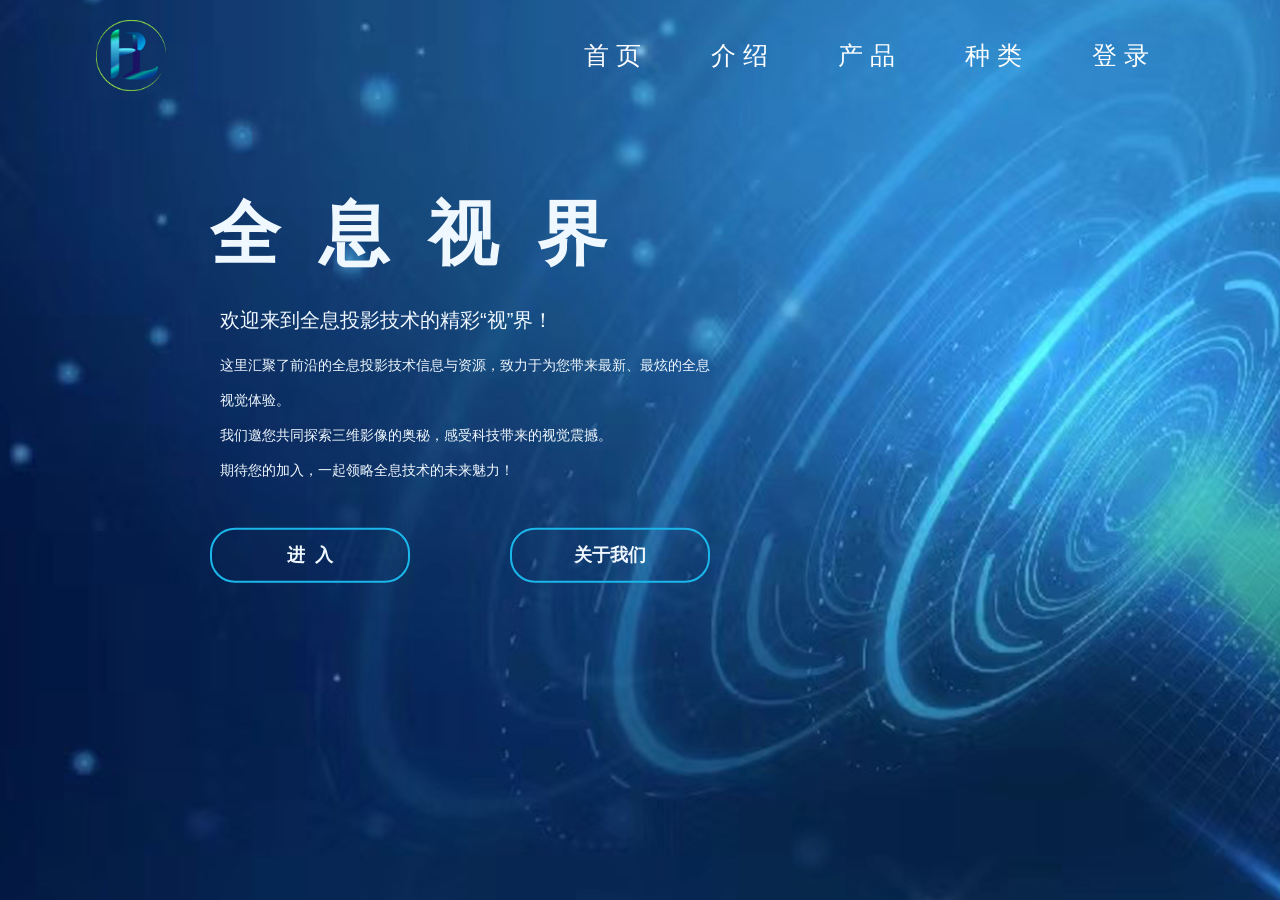
<file: Web-Projects/Holographic-Web/index.html>
<!DOCTYPE html>
<html lang="en">

<head>
    <meta charset="UTF-8">
    <meta name="viewport" content="width=device-width, initial-scale=1.0">
    <title>全息视界</title>
    <link rel="stylesheet" href="./css/index.css">
    <link rel="stylesheet" href="./css/common.css">
    <link rel="stylesheet" href="./css/banner.css">




</head>

<body>
    <div class="back">
        <div class="banner">
            <div class="navbar">
                <img src="images/logo.png" class="logo">
                <ul>
                    <li><a href="#">首 页</a></li>
                    <li><a href="#">介 绍</a>
                        <div class="in">
                            <ul>
                                <li calss="in-in"><a href="theory.html"> 原&nbsp; 理</li>
                                <li calss="in-in"><a href="timeline.html"> 发 &nbsp;展</li>
                            </ul>
                        </div>
                    </li>
                    <li><a href="shop.html">产 品</a></li>
                    <li><a href="kind.html">种 类</a></li>
                    <li><a href="login.html">登 录</a></li>
                </ul>
            </div>

            <div class="content">
                <div class="content-a">
                    <h1>全&nbsp;&nbsp;息&nbsp;&nbsp;视&nbsp;&nbsp;界</h1><br />
                    <div class="small">
                        <div class="one">
                            <p>欢迎来到全息投影技术的精彩“视”界！</p>
                        </div>
                        <div class="two">
                            <p>这里汇聚了前沿的全息投影技术信息与资源，致力于为您带来最新、最炫的全息视觉体验。<br />
                                我们邀您共同探索三维影像的奥秘，感受科技带来的视觉震撼。<br />
                                期待您的加入，一起领略全息技术的未来魅力！
                            </p>
                        </div>
                    </div>
                    <div class="an">
                        <div class="an-1">
                            <button type="button" calss="but-left"><span></span>进&nbsp;&nbsp;入</button>
                        </div>
                        <div class="an-2">
                            <button type="button" calss="but-right"><span></span>关于我们</button>
                        </div>
                    </div>
                </div>
            </div>
        </div>
    </div>
</body>

</html>
</file>
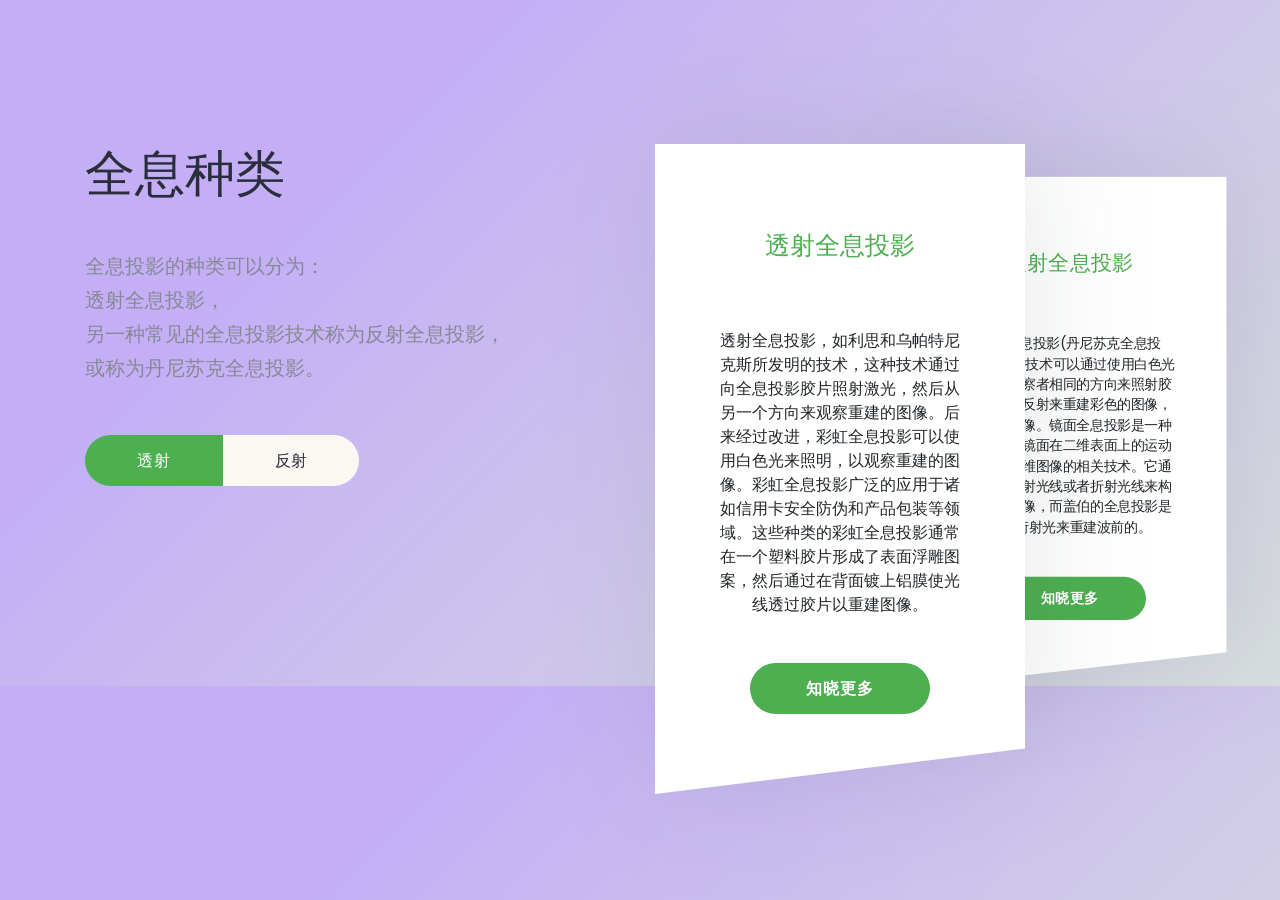
<file: Web-Projects/Holographic-Web/kind.html>
<!DOCTYPE html>
<html lang="en">

<head>
  <title>种类</title>
  <link rel="preconnect" href="https://fonts.gstatic.com">
  <link href="https://fonts.googleapis.com/css2?family=Poppins&display=swap" rel="stylesheet">
  <link rel="stylesheet" href="https://stackpath.bootstrapcdn.com/bootstrap/4.5.2/css/bootstrap.min.css">

  <link rel="stylesheet" href="./css/kind.css">
</head>

<body>


  <br><br><br><br><br><br>
  <section class="price-one" id="pricing">
    <div class="container">
      <div class="row">
        <div class="col-lg-6">

          <h2 class="title">全息种类</h2>
          <p class="text">全息投影的种类可以分为：<br>透射全息投影，<br>另一种常见的全息投影技术称为反射全息投影，<br>或称为丹尼苏克全息投影。
          </p>
          <div class="tab-btn" id="tab-title">
            <a href="#monthly" class="single active">透射</a>
            <a href="#yearly" class="single">反射</a>
          </div>

        </div>
        <div class="col-lg-6">
          <div class="content">
            <div class="one active" id="monthly">
              <div class="inner">
                <div class="price">
                  <span class="currency">透射全息投影</span>

                </div>
                透射全息投影，如利思和乌帕特尼克斯所发明的技术，这种技术通过向全息投影胶片照射激光，然后从另一个方向来观察重建的图像。后来经过改进，彩虹全息投影可以使用白色光来照明，以观察重建的图像。彩虹全息投影广泛的应用于诸如信用卡安全防伪和产品包装等领域。这些种类的彩虹全息投影通常在一个塑料胶片形成了表面浮雕图案，然后通过在背面镀上铝膜使光线透过胶片以重建图像。
                <hr class="line" />
                <a href="#" class="price-one__btn thm-btn">知晓更多</a>
              </div>
            </div>

            <div class="one" id="yearly">
              <div class="inner">
                <div class="price">
                  <span class="currency">反射全息投影</span>
                </div>
                反射全息投影(丹尼苏克全息投影)，这种技术可以通过使用白色光源从和观察者相同的方向来照射胶片，通过反射来重建彩色的图像，以重建图像。镜面全息投影是一种通过控制镜面在二维表面上的运动来制造三维图像的相关技术。它通过控制反射光线或者折射光线来构造全息图像，而盖伯的全息投影是通过衍射光来重建波前的。
                <hr class="line" />
                <a href="#" class="price-one__btn thm-btn">知晓更多</a>
              </div>
            </div>
          </div>
        </div>
      </div>
    </div>
  </section>



  <script src="https://code.jquery.com/jquery-3.5.1.js"></script>
  <script>
    (function ($) {
      "use strict";

      if ($('#tab-title').length) {
        var pricingTabTitle = $('#tab-title').find('a');
        var pricebox = $('.content').find('.one');
        pricingTabTitle.each(function () {
          var Self = $(this);
          var tabelID = Self.attr('href');
          // console.log(tabelID);
          Self.on('click', function () {
            pricingTabTitle.removeClass('active');
            Self.addClass('active');
            pricebox.removeClass('active');
            $(tabelID).addClass('active');
            // console.log($('#'+tabelID));
            return false;
          });
        })
      }



    })(jQuery);

  </script>
</body>

</html>
</file>
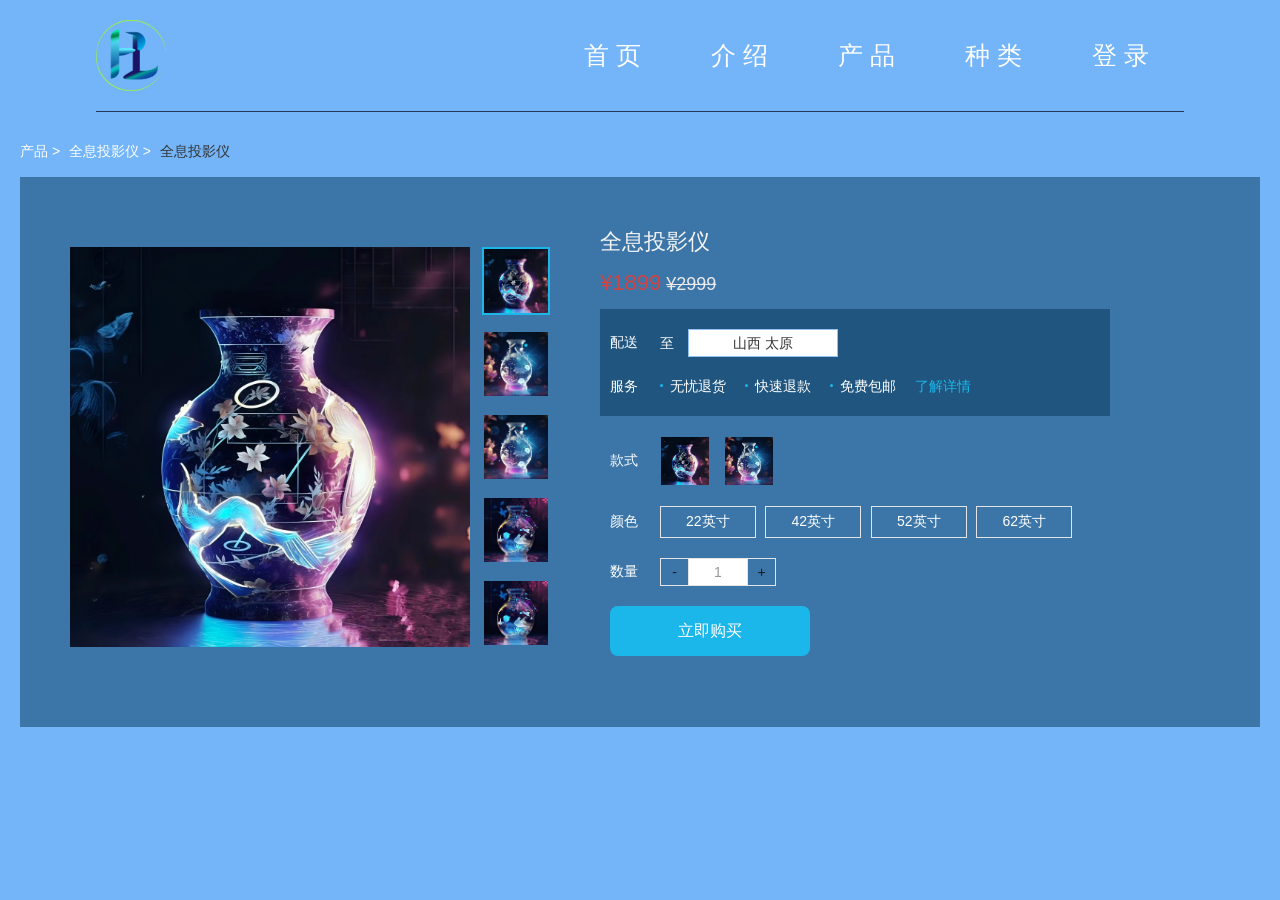
<file: Web-Projects/Holographic-Web/product-dev.html>
<!DOCTYPE html>
<html lang="en">

<head>
  <meta charset="UTF-8">
  <title>产品细节</title>
  <meta http-equiv="X-UA-Compatible" content="IE=edge">
  <meta name="renderer" content="webkit">
  <!-- <link rel="stylesheet" href="//at.alicdn.com/t/font_1939705_bgtmkonu28.css"> -->
  <link rel="stylesheet" href="./fonts/iconfont.css">
  <link rel="stylesheet" href="./css/index.css">

  <link rel="stylesheet" href="./css/common.css">
  <link rel="stylesheet" href="./css/product.css">
  <link rel="stylesheet" href="./css/banner.css">


</head>

<body>

  <!-- 头部 -->


  <div class="navbar">
    <img src="images/logo.png" class="logo">
    <ul>
      <li><a href="index.html">首 页</a></li>
      <li><a href="#">介 绍</a>
        <div class="in">
          <ul>
            <li calss="in-in"><a href="theory.html"> 原&nbsp; 理</li>
            <li calss="in-in"><a href="timeline.html"> 发 &nbsp;展</li>
          </ul>
        </div>
      </li>
      <li><a href="shop.html">产 品</a></li>
      <li><a href="kind.html">种 类</a></li>
      <li><a href="login.html">登 录</a></li>
    </ul>
  </div>



  <div class="xtx-wrapper">
    <div class="container">
      <!-- 面包屑 -->
      <div class="xtx-bread">
        <a href="javascript:;"> 产品 > </a>
        <a href="javascript:;"> 全息投影仪 > </a>
        <span>全息投影仪</span>
      </div>
      <!-- 商品信息 -->
      <div class="xtx-product-info">
        <div class="left">
          <div class="pictrue">
            <div class="middle">
              <img src="./images/a.jpg" alt="">
              <div class="layer"></div>
            </div>
            <div class="small">
              <ul>
                <li class="active"><img src="./images/a.jpg" alt=""></li>
                <li><img src="./images/b.jpg" alt=""></li>
                <li><img src="./images/b.jpg" alt=""></li>
                <li><img src="./images/c.jpg" alt=""></li>
                <li><img src="./images/c.jpg" alt=""></li>
              </ul>
            </div>
            <div class="large"></div>
          </div>

        </div>
        <div class="right">
          <h3 class="name">全息投影仪</h3>

          <p class="price"><span class="now">¥1899</span><span class="old">¥2999</span></p>
          <div class="address">

            <div class="item">
              <div class="dt">配送</div>
              <div class="dd">至
                <div class="box">
                  <span>山西 太原 <i></i></span>
                </div>
              </div>
            </div>
            <div class="item">
              <div class="dt">服务</div>
              <div class="dd">
                <span class="fw">无忧退货</span>
                <span class="fw">快速退款</span>
                <span class="fw">免费包邮</span>
                <a href="#" class="lj">了解详情</a>
              </div>
            </div>
          </div>
          <div class="attrs">
            <div class="item">
              <div class="dt">款式</div>
              <div class="dd" id="color">
                <img src="./images/a.jpg" alt="">
                <img src="./images/b.jpg" alt="">
              </div>
            </div>
            <div class="item">
              <div class="dt">颜色</div>
              <div class="dd" id="size">
                <span class="size">22英寸</span>
                <span class="size">42英寸</span>
                <span class="size">52英寸</span>
                <span class="size">62英寸</span>
              </div>
            </div>
            <div class="item">
              <div class="dt">数量</div>
              <div class="dd">
                <div class="num">
                  <a href="javascript:;">-</a>
                  <input type="text" value="1">
                  <a href="javascript:;">+</a>
                </div>
              </div>
            </div>
            <div class="item">
              <a class="buy" href="javascript:;">立即购买</a>
            </div>
          </div>
        </div>
      </div>
    </div>
  </div>

  <script>



    //三个图的故事
    (function () {
      // 1. 获取三个盒子
      // 2. 小盒子 图片切换效果
      const small = document.querySelector('.small')
      //  中盒子
      const middle = document.querySelector('.middle')
      //  大盒子
      const large = document.querySelector('.large')
      // 2. 事件委托
      small.addEventListener('mouseover', function (e) {
        if (e.target.tagName === 'IMG') {
          // console.log(111)
          // 排他 干掉以前的 active  li 上面
          this.querySelector('.active').classList.remove('active')
          // 当前元素的爸爸添加 active
          e.target.parentNode.classList.add('active')
          // 拿到当前小图片的 src
          // console.log(e.target.src)
          // 让中等盒子里面的图片，src 更换为   小图片src
          middle.querySelector('img').src = e.target.src
          // 大盒子更换背景图片
          large.style.backgroundImage = `url(${e.target.src})`
        }
      })


      // 3. 鼠标经过中等盒子， 显示隐藏 大盒子
      middle.addEventListener('mouseenter', show)
      middle.addEventListener('mouseleave', hide)
      let timeId = null
      // 显示函数 显示大盒子
      function show() {
        // 先清除定时器
        clearTimeout(timeId)
        large.style.display = 'block'
      }
      // 隐藏函数 隐藏大盒子
      function hide() {
        timeId = setTimeout(function () {
          large.style.display = 'none'
        }, 200)
      }


      // 4. 鼠标经过大盒子， 显示隐藏 大盒子
      large.addEventListener('mouseenter', show)
      large.addEventListener('mouseleave', hide)


      // 5. 鼠标经过中等盒子，显示隐藏 黑色遮罩层
      const layer = document.querySelector('.layer')
      middle.addEventListener('mouseenter', function () {
        layer.style.display = 'block'
      })
      middle.addEventListener('mouseleave', function () {
        layer.style.display = 'none'
      })
      // 6.移动黑色遮罩盒子
      middle.addEventListener('mousemove', function (e) {
        // let x = 10, y = 20
        // console.log(11)
        // 鼠标在middle 盒子里面的坐标 = 鼠标在页面中的坐标 - middle 中等盒子的坐标
        // console.log(e.pageX)鼠标在页面中的坐标
        // middle 中等盒子的坐标
        // console.log(middle.getBoundingClientRect().left)
        let x = e.pageX - middle.getBoundingClientRect().left
        let y = e.pageY - middle.getBoundingClientRect().top - document.documentElement.scrollTop
        // console.log(x, y)
        // 黑色遮罩移动 在 middle 盒子内 限定移动的距离
        if (x >= 0 && x <= 400 && y >= 0 && y <= 400) {
          // 黑色盒子不是一直移动的
          // 声明2个变量 黑色盒子移动的 mx my变量 
          let mx = 0, my = 0
          if (x < 100) mx = 0
          if (x >= 100 && x <= 300) mx = x - 100
          if (x > 300) mx = 200

          if (y < 100) my = 0
          if (y >= 100 && y <= 300) my = y - 100
          if (y > 300) my = 200

          layer.style.left = mx + 'px'
          layer.style.top = my + 'px'
          // 大盒子的背景图片要跟随 中等盒子移动  存在的关系是 2倍   
          large.style.backgroundPositionX = -2 * mx + 'px'
          large.style.backgroundPositionY = -2 * my + 'px'
        }
      })
    })();


    //商品详情和商品评价切换
    (function () {
      const tabHead = document.querySelector('.tab-head');
      tabHead.addEventListener('click', function (e) {
        if (e.target.tagName == 'A') {
          const active = document.querySelector('.tab-head .active');
          if (active) active.classList.remove('active');
          e.target.classList.add('active');

          const id = e.target.dataset.id;
          const a = id == 2 ? 3 : 2;
          document.querySelector('.main .cont>div:nth-child(' + id + ')').style.display = 'block';
          document.querySelector('.main .cont>div:nth-child(' + a + ')').style.display = 'none';
        }
      })
    })();


    //点击尺寸
    (function () {
      const dd = document.querySelector('.item #size');
      dd.addEventListener('click', function (e) {
        if (e.target.tagName == 'SPAN') {
          const active = document.querySelector('.item #size .active');
          if (active) active.classList.remove('active');
          e.target.classList.add('active');
        }
      });
    })();


    //点击颜色
    (function () {
      const dd = document.querySelector('.item #color');
      dd.addEventListener('click', function (e) {
        if (e.target.tagName == 'IMG') {
          const active = document.querySelector('.item  #color img.active');
          if (active) active.classList.remove('active');
          e.target.classList.add('active');
        }
      });
    })();

  </script>
</body>

</html>
</file>
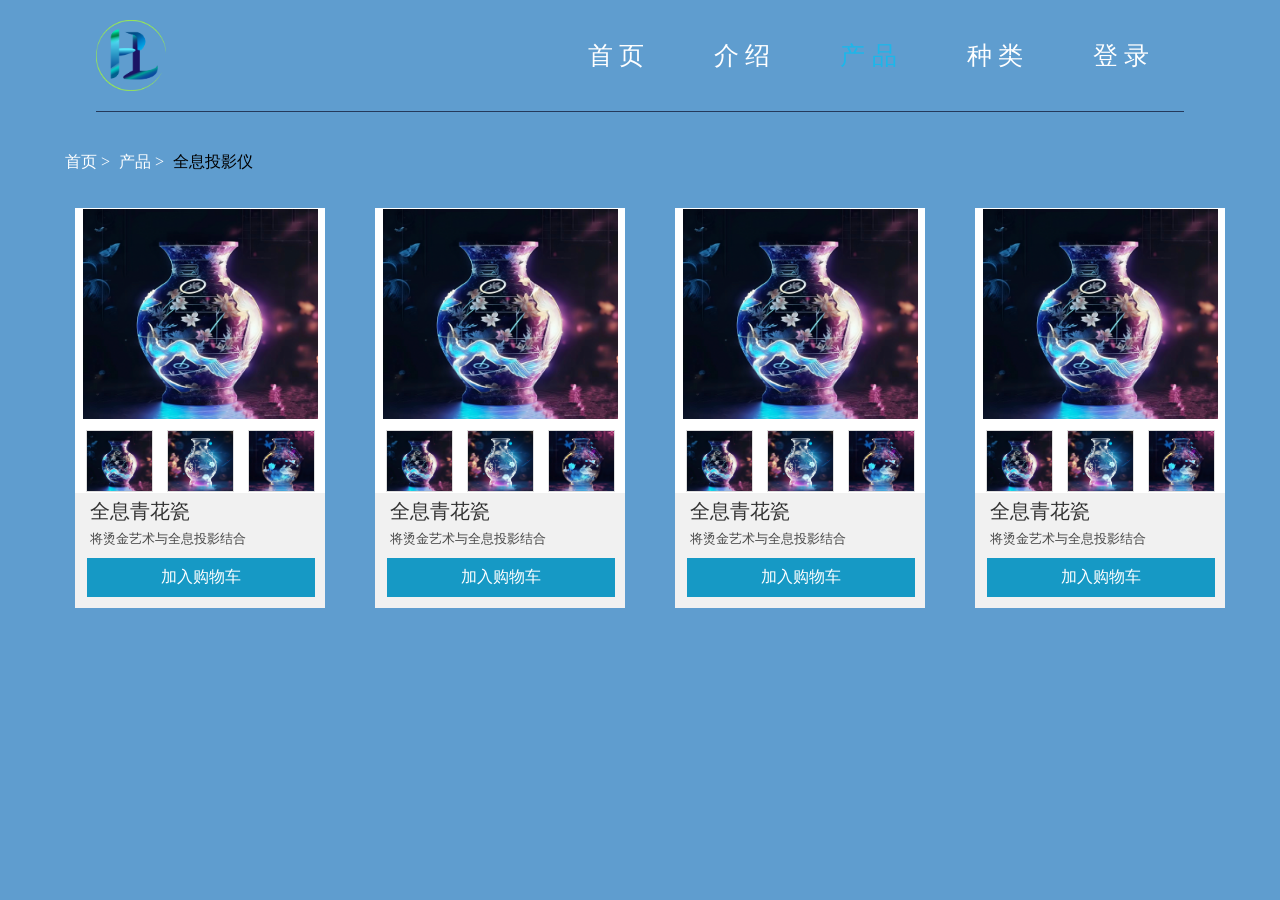
<file: Web-Projects/Holographic-Web/shop.html>
<!DOCTYPE html>
<html lang="en">

<head>
    <meta charset="UTF-8">
    <meta name="viewport" content="width=device-width, initial-scale=1.0">
    <title>Document</title>
    <link rel="stylesheet" href="./">

    <link rel="stylesheet" href="./css/shop.css">
    <link rel="stylesheet" href="./css/banner.css">

</head>

<body>
    <div class="navbar">
        <img src="images/logo.png" class="logo">
        <ul>
            <li><a href="index.html">首 页</a></li>
            <li><a href="#">介 绍</a>
                <div class="in">
                    <ul>
                        <li calss="in-in"><a href="theory.html"> 原&nbsp; 理</li>
                        <li calss="in-in"><a href="timeline.html"> 发 &nbsp;展</li>
                    </ul>
                </div>
            </li>
            <li><a href="shop.html" style="color:#1bb7ea">产 品</a></li>
            <li><a href="kind.html">种  类</a></li>
            <li><a href="login.html">登 录</a></li>
        </ul>
    </div>

    <div class="down">
        <div class="product">
            <div class="pro-bread">
                <a href="javascript:;"> 首页 > </a>
                <a href="javascript:;"> 产品 > </a>
                <span>全息投影仪</span>
            </div>
            <div class="pro-de">
                <div class="car">
                    <div class="top-section">
                        <img id="image-container" src="./images/a.jpg" alt="">
                        <div class="nav">
                            <img onclick="change_img(this)" src="./images/a.jpg" alt="">
                            <img onclick="change_img(this)" src="./images/b.jpg" alt="">
                            <img onclick="change_img(this)" src="./images/c.jpg" alt="">
                        </div>
                    </div>

                    <div class="product-info">
                        <div class="name">全息青花瓷</div>
                        <div class="dis">将烫金艺术与全息投影结合</div>
                        <a class="btn" href="product-dev.html">加入购物车</a>
                    </div>
                </div>

                <div class="car">
                    <div class="top-section">
                        <img id="image-container" src="./images/a.jpg" alt="">
                        <div class="nav">
                            <img onclick="change_img(this)" src="./images/a.jpg" alt="">
                            <img onclick="change_img(this)" src="./images/b.jpg" alt="">
                            <img onclick="change_img(this)" src="./images/c.jpg" alt="">
                        </div>
                    </div>

                    <div class="product-info">
                        <div class="name">全息青花瓷</div>
                        <div class="dis">将烫金艺术与全息投影结合</div>
                        <a class="btn" href="product-dev.html">加入购物车</a>
                    </div>
                </div>

                <div class="car">
                    <div class="top-section">
                        <img id="image-container" src="./images/a.jpg" alt="">
                        <div class="nav">
                            <img onclick="change_img(this)" src="./images/a.jpg" alt="">
                            <img onclick="change_img(this)" src="./images/b.jpg" alt="">
                            <img onclick="change_img(this)" src="./images/c.jpg" alt="">
                        </div>
                    </div>

                    <div class="product-info">
                        <div class="name">全息青花瓷</div>
                        <div class="dis">将烫金艺术与全息投影结合</div>
                        <a class="btn" href="product-dev.html">加入购物车</a>
                    </div>
                </div>

                <div class="car">
                    <div class="top-section">
                        <img id="image-container" src="./images/a.jpg" alt="">
                        <div class="nav">
                            <img onclick="change_img(this)" src="./images/a.jpg" alt="">
                            <img onclick="change_img(this)" src="./images/b.jpg" alt="">
                            <img onclick="change_img(this)" src="./images/c.jpg" alt="">
                        </div>
                    </div>

                    <div class="product-info">
                        <div class="name">全息青花瓷</div>
                        <div class="dis">将烫金艺术与全息投影结合</div>
                        <a class="btn" href="#">加入购物车</a>
                    </div>
                </div>
            </div>
        </div>
    </div>






    <script type="text/javascript">
        var container = document.getElementById("image-container");
        function change_img(image) {
            container.src = image.src;
        }
    </script>

</body>

</html>
</file>
<file: Web-Projects/Holographic-Web/css/index.css>
* {
    margin: 0;
    padding: 0;
    font-family: sans-serif;
}

ul {
    list-style: none;
}

a {
    text-decoration: none;
}

body {
    width: 100%;
}

.back {
    width: 100%;
    background-image: url("../images/1-0.png");
}



.content {
    width: 100%;
    position: absolute;
    margin-top: 275px;
    transform: translateY(-50%);
    text-align: center;
    color: aliceblue;

}

.content-a {
    width: 700px;
    margin-left: 10px;
}

.content h1 {
    text-align: left;
    font-size: 70px;
    margin-top: 20px;
    margin-left: 200px;
}

.one {
    margin-bottom: 10px;
    font-size: 20px;
}

.small p {
    padding-left: 10px;
    margin-left: 200px;
    font-weight: 100px;
    line-height: 35px;
    text-align: left;
}

.an {
    height: 100px;
    width: 750px;
    margin-top: 20px;
}

.an-1 {
    float: left;
    margin-left: 100px;
}

.an-2 {
    padding-left: 10px;
    float: right;
}

.an-1 button {
    width: 200px;
    padding: 15px 0;
    text-align: center;
    margin-top: 20px;
    margin-left: 100px;
    border-radius: 25px;
    font-weight: bold;
    font-size: 18px;
    border: 2px solid#1bb7ea;
    background: transparent;
    color: aliceblue;
    cursor: pointer;
    position: relative;
    overflow: hidden;
}

.an-1 span {
    background: #1bb7ea;
    height: 100%;
    width: 0;
    border-radius: 25px;
    position: absolute;
    left: 0;
    bottom: 0;
    z-index: -1;
    transition: 0.5s;
}

.an-1 button:hover span {
    width: 100%;
}

.an-1 button:hover {
    border: none;
}

.an-2 button {
    width: 200px;
    padding: 15px 0;
    text-align: center;
    margin-top: 20px;
    margin-right: 50px;
    border-radius: 25px;
    font-weight: bold;
    font-size: 18px;
    border: 2px solid#1bb7ea;
    background: transparent;
    color: aliceblue;
    cursor: pointer;
    position: relative;
    overflow: hidden;
}


.an-2 span {
    background: #1bb7ea;
    height: 100%;
    width: 0;
    border-radius: 25px;
    position: absolute;
    left: 0;
    bottom: 0;
    z-index: -1;
    transition: 0.5s;
}

.an-2 button:hover span {
    width: 100%;
}

.an-2 button:hover {
    border: none;
}
</file>
<file: Web-Projects/Holographic-Web/css/banner.css>
.banner {
    width: 100%;
    height: 100vh;


    background-size: cover;
    background-position: center;
}

.navbar {
    width: 85%;
    margin: auto;
    padding: 20px 0;
    display: flex;
    align-items: center;
    justify-content: space-between;
    position: relative;
}

.logo {
    width: 70px;
    cursor: pointer;
}

.navbar ul {
    display: flex;
    list-style: none;
}

.navbar ul li {
    margin: 0 35px;
    position: relative;
}

.navbar ul li a {
    text-decoration: none;
    color: rgb(255, 255, 255);
    font-size: 25px;
    transition: all 0.3s;
}

.navbar ul li::after {
    content: '';
    height: 3px;
    width: 0;
    background-color: #1bb7ea;
    position: absolute;
    left: 0;
    bottom: -10px;
    transition: 0.5s;
}

.navbar ul li:hover::after {
    width: 100%;
}

.in {
    display: none;
}

.navbar ul li:hover .in {
    display: block;
    position: absolute;
    left: 0;
    margin-top: 10px;
    top: 100%;
    background-color: rgba(215, 243, 243, 0);
}

.navbar ul li:hover .in ul {
    display: block;
    margin: 5px;
}

.navbar ul li:hover .in ul li {
    width: 58px;
    height: px;
    margin-left: 0px;
    padding-top: 10px;
}

.navbar ul li:hover .in ul li a {
    color: #fff;
    font-size: 20px;
}
</file>
<file: Web-Projects/Holographic-Web/css/kind.css>
body {
    font-family: 'Poppins', sans-serif;
    background-color: #d8dede;
    background-image: linear-gradient(315deg, #d8dede 0%, #c4aff6 74%);
    width: 100%;
}

.price-one {
    padding-bottom: 200px;
    position: relative;
}


.block {
    padding-top: 70px;
}

.title {
    margin: 0;
    color: #2a2d3b;
    font-size: 50px;
    font-weight: 500;
    margin-bottom: 45px;
}

.text {
    margin: 0;
    font-size: 20px;
    line-height: 34px;
    color: #868994;
}

.tab-btn {
    display: -webkit-box;
    display: -ms-flexbox;
    display: flex;
    margin-top: 50px;
}

.single {
    display: inline-block;
    vertical-align: middle;
    background-color: #fbf8f4;
    color: #2a2d3b;
    font-size: 16px;
    font-weight: 400;
    text-transform: uppercase;
    padding: 13.5px 52px;
    -webkit-transition: all .4s ease;
    transition: all .4s ease;
}

.single:first-child {
    border-top-left-radius: 30.5px;
    border-bottom-left-radius: 30.5px;
}

.single:last-child {
    border-top-right-radius: 30.5px;
    border-bottom-right-radius: 30.5px;
}

.single:hover,
.single.active {
    background-color: #4caf50;
    color: #fff;
    letter-spacing: 1px;
}

.content {
    position: relative;
}

.one {
    width: 100%;
    max-width: 370px;
    -webkit-filter: drop-shadow(10px 0px 60px rgba(42, 45, 59, 0.1));
    filter: drop-shadow(10px 0px 60px rgba(42, 45, 59, 0.1));
    position: relative;
    position: absolute;
    top: 0;
    left: 0;
    -webkit-transform: scale(0.85) translateX(270px) translateY(-15px);
    transform: scale(0.85) translateX(270px) translateY(-15px);
    -webkit-transition: -webkit-transform .4s ease-in-out;
    transition: -webkit-transform .4s ease-in-out;
    transition: transform .4s ease-in-out;
    transition: transform .4s ease-in-out, -webkit-transform .4s ease-in-out;
}

.one.active {
    z-index: 20;
    -webkit-transform: scale(1) translateX(0) translateY(0);
    transform: scale(1) translateX(0) translateY(0);
}

.inner {
    text-align: center;
    padding-top: 50px;
    padding-left: 60px;
    padding-right: 60px;
    padding-bottom: 80px;
    background-color: #fff;
    -webkit-clip-path: polygon(0 0, 100% 0, 100% 93%, 0 100%);
    clip-path: polygon(0 0, 100% 0, 100% 93%, 0 100%);
}

.price {
    font-size: 80px;
    color: #4caf50;
    margin-bottom: 15px;
}

.currency {
    font-size: 25px;
    display: inline-block;
    vertical-align: super;
}

.time {
    font-size: 14px;
    color: #2a2d3b;
    font-weight: 500;
    text-transform: uppercase;
    vertical-align: baseline;
    letter-spacing: .04em;
    margin-left: 5px;
}

.name {
    margin: 0;
    font-size: 20px;
    color: #2a2d3b;
    font-weight: 500;
    text-transform: uppercase;
    margin-top: 20px;
}

.list {
    margin: 0;
    padding: 0;
    list-style: none;
    margin-bottom: 30px;
    margin-top: 20px;
}

.item {
    font-size: 18px;
    color: #868994;
    line-height: 1em;
}

.item+.item {
    margin-top: 27px;
}

.price-one__btn {
    margin-top: 30px;
}

.thm-btn {
    display: inline-block;
    vertical-align: middle;
    border: none;
    outline: none !important;
    cursor: pointer;
    background-color: #4caf50;
    color: #fff;
    font-size: 16px;
    font-weight: 600;
    text-transform: uppercase;
    padding: 13.5px 56px;
    border-radius: 30.5px;
    -webkit-transition: all .4s ease;
    transition: all .4s ease;
    letter-spacing: 1px;
}

.thm-btn:hover {
    color: #fff;
    background-color: #e7062b;
}

a:hover {
    text-decoration: none;
}

hr {
    border-top: white !important;
}
</file>
<file: Web-Projects/Holographic-Web/fonts/iconfont.css>
@font-face {
  font-family: "iconfont"; /* Project id  */
  src: url('iconfont.ttf?t=1664963725372') format('truetype');
}

.iconfont {
  font-family: "iconfont" !important;
  font-size: 16px;
  font-style: normal;
  -webkit-font-smoothing: antialiased;
  -moz-osx-font-smoothing: grayscale;
}

.icon-xingxing:before {
  content: "\e62b";
}

.icon-dianzan:before {
  content: "\ec7f";
}

.icon-xingxing1:before {
  content: "\e624";
}
</file>
<file: Web-Projects/Holographic-Web/css/product.css>
body {
  background-color: #73b5f8;
}

.navbar {
  border-bottom: 1px solid #24395b;
}

.xtx-wrapper {
  line-height: 1.4;
}

.xtx-wrapper .container {
  width: 1240px;
  margin: 0 auto;
  padding: 20px 0 40px;
}

.xtx-bread {
  padding: 10px 0 15px 0px;
}

.xtx-bread a {
  color: #fff;
  padding-right: 5px;
}

.xtx-bread a:hover {
  color: #1bb7ea;
}

.xtx-product-info {
  background: rgba(0, 48, 83, 0.479);
  display: flex;
  min-height: 550px;
}

.xtx-product-info .left {
  width: 580px;
  padding: 30px 50px;
}

.xtx-product-info .left .pictrue {
  width: 480px;
  height: 400px;
  display: flex;
  position: relative;
  margin-top: 40px;
}

.xtx-product-info .left .pictrue .middle {
  width: 400px;
  height: 400px;
  position: relative;
}

.xtx-product-info .left .pictrue .middle .layer {
  display: none;
  width: 200px;
  height: 200px;
  background-color: rgba(0, 0, 0, 0.3);
  position: absolute;
  left: 0;
  top: 0;
  cursor: move;
}

.xtx-product-info .left .pictrue .large {
  width: 400px;
  height: 400px;
  box-shadow: 0 0 10px rgba(0, 0, 0, 0.2);
  position: absolute;
  left: 412px;
  top: 0;
  z-index: 999;
  background-color: #fff;
  display: none;
  background-image: url(../images/1.jpg);
  background-size: 800px 800px;
}

.xtx-product-info .left .pictrue .middle img {
  width: 100%;
  height: 100%;
}

.xtx-product-info .left .pictrue .small {
  width: 80px;
  height: 400px;
}

.xtx-product-info .left .pictrue .small ul li {
  width: 68px;
  height: 68px;
  margin-bottom: 15px;
  margin-left: 12px;
  border: 2px solid transparent;
}

.xtx-product-info .left .pictrue .small ul li img {
  width: 100%;
  height: 100%;
}

.xtx-product-info .left .pictrue .small ul li.active,
.xtx-product-info .left .pictrue .small ul li:hover {
  border-color: #1bb7ea;
}



.xtx-product-info .right {
  width: 660px;
  padding-top: 50px;
}

.xtx-product-info .right h3 {
  font-size: 22px;
  font-weight: normal;
  color: #f5f5f5;
}



.xtx-product-info .right .price {
  padding: 10px 0;
}

.xtx-product-info .right .price .now {
  color: #CF4444;
  margin-right: 5px;
  font-size: 22px;
}

.xtx-product-info .right .price .old {
  color: #ebe9e9;
  text-decoration: line-through;
  font-size: 18px;
}

.xtx-product-info .right .address {
  width: 510px;
  background: rgba(0, 48, 83, 0.479);
  padding: 0 10px 20px;
}

.xtx-product-info .right .address .fw {
  position: relative;
  padding: 0 15px 0 10px;
}

.xtx-product-info .right .address .fw::before {
  content: "";
  position: absolute;
  left: 0;
  top: 6px;
  width: 3px;
  height: 3px;
  border-radius: 50%;
  background: #1bb7ea;
}

.xtx-product-info .right .address .lj {
  color: #1bb7ea;
}

.xtx-product-info .right .address .box {
  width: 150px;
  height: 28px;
  border: 1px solid #93c1f3;
  display: inline-block;
  line-height: 26px;
  text-align: center;
  margin-left: 10px;
  background: #fff;
}

.xtx-product-info .right .attrs {
  padding: 0 10px;
}

.xtx-product-info .right .attrs img {
  width: 50px;
  height: 50px;
  margin-right: 10px;
  border: 1px dashed transparent;
  cursor: pointer;
}

.xtx-product-info .right .attrs img.active,
.xtx-product-info .right .attrs img:hover {
  border-color: #1bb7ea;
}

.xtx-product-info .right .attrs .size {
  border: 1px solid #e4e4e4;
  padding: 5px 25px;
  display: inline-block;
  margin-right: 6px;
  cursor: pointer;
}

.xtx-product-info .right .attrs .size.active,
.xtx-product-info .right .attrs .size:hover {
  border-color: #1bb7ea;
}

.xtx-product-info .right .attrs .num {
  width: 116px;
  height: 28px;
  border: 1px solid #e4e4e4;
  display: flex;
}

.xtx-product-info .right .attrs .num input {
  border-left: 1px solid #e4e4e4;
  border-right: 1px solid #e4e4e4;
  width: 60px;
  line-height: 26px;
  text-align: center;
  color: #979797;
}

.xtx-product-info .right .attrs .num a {
  width: 28px;
  text-align: center;
  line-height: 26px;
  color: #1a1919;
}

.xtx-product-info .right .item {
  color: #fff;
  display: flex;
  padding-top: 20px;
  align-items: center;
}

.xtx-product-info .right .item .dt {
  width: 50px;
}

.xtx-product-info .right .item .dd {
  flex: 1;
  color: #fff;
}

.xtx-product-info .right .item .box {
  color: #333;
}

.xtx-product-info .right .buy {
  width: 200px;
  height: 50px;
  background: #1bb7ea;
  border-radius: 8px;
  display: block;
  color: #fff;
  font-size: 16px;
  text-align: center;
  line-height: 50px;
}
</file>
<file: Web-Projects/Holographic-Web/css/shop.css>
* {
    margin: 0;
    padding: 0;
    text-decoration: none;
    font-family: "montserrat";
}

body {
    background-color: #5f9dcf;
}

.navbar {
    border-bottom: 1px solid #24395b;
}

.down {
    height: 650px;
}

.product {
    width: 1300px;
    height: 650px;
    margin: 0 auto;

}

.pro-bread {
    margin-top: 30px;
    padding: 10px 0 15px 30px;
    margin-left: 35px;
}

.pro-bread a {
    color: #fff;
    padding-right: 5px;
}

.pro-bread a:hover {
    color: #1bb7ea;
}

.pro-de {
    width: 1200px;
    margin: 0 auto;
}

.car {
    float: left;
    width: 250px;
    height: 400px;
    background: #f1f1f1;
    margin: 20px 25px;
}

.card {
    float: left;
    width: 250px;
    height: 400px;
    background: #f1f1f1;
    transform: translate(-50%, -50%);
}



.top-section {
    height: 285px;
    overflow: hidden;
    background: #fff;
    position: relative;
}

#image-container {
    padding-top: 1px;
    padding-left: 8px;
    margin-bottom: 3px;
    width: 235px;
    height: 210px;
}

.nav {
    text-align: center;
    height: 60px;
}

.nav img {
    width: 65px;
    height: 60px;
    border: 1px solid #ddd;
    margin: 4px 5px;
    cursor: pointer;
    transition: 0.3s;
}

.nav img:hover {
    border-color: #1bb7ea;
}


.product-info {
    height: 100px;
    margin-top: 1px;
    margin-bottom: 5px;
}

.name {
    margin-top: 5px;
    padding-left: 15px;
    text-transform: uppercase;
    font-size: 20px;
    color: #333;
}

.dis {
    margin-top: 5px;
    padding-left: 15px;
    font-size: 13px;
    opacity: 0.7;
}

.btn {
    width: 210px;
    display: block;
    background: #1699c5;
    text-align: center;
    color: #fff;
    padding: 9px;
    margin-left: 12px;
    margin-top: 10px;
    transition: 0.3s;
}

.btn:hover {
    background: #142bd8;
}
</file>
<file: Web-Projects/Holographic-Web/css/common.css>
@charset "UTF-8";
/*! normalize.css v8.0.1 | MIT License | github.com/necolas/normalize.css */
/* Document
   ========================================================================== */
/**
 * 1. Correct the line height in all browsers.
 * 2. Prevent adjustments of font size after orientation changes in iOS.
 */
html {
  line-height: 1.15;
  /* 1 */
  -webkit-text-size-adjust: 100%;
  /* 2 */
}

/* Sections
   ========================================================================== */
/**
 * Remove the margin in all browsers.
 */
body {
  margin: 0;
}

/**
 * Render the `main` element consistently in IE.
 */
main {
  display: block;
}

/**
 * Correct the font size and margin on `h1` elements within `section` and
 * `article` contexts in Chrome, Firefox, and Safari.
 */
h1 {
  font-size: 2em;
  margin: 0.67em 0;
}

/* Grouping content
   ========================================================================== */
/**
 * 1. Add the correct box sizing in Firefox.
 * 2. Show the overflow in Edge and IE.
 */
hr {
  box-sizing: content-box;
  /* 1 */
  height: 0;
  /* 1 */
  overflow: visible;
  /* 2 */
}

/**
 * 1. Correct the inheritance and scaling of font size in all browsers.
 * 2. Correct the odd `em` font sizing in all browsers.
 */
pre {
  font-family: monospace, monospace;
  /* 1 */
  font-size: 1em;
  /* 2 */
}

/* Text-level semantics
   ========================================================================== */
/**
 * Remove the gray background on active links in IE 10.
 */
a {
  background-color: transparent;
}

/**
 * 1. Remove the bottom border in Chrome 57-
 * 2. Add the correct text decoration in Chrome, Edge, IE, Opera, and Safari.
 */
abbr[title] {
  border-bottom: none;
  /* 1 */
  text-decoration: underline;
  /* 2 */
  text-decoration: underline dotted;
  /* 2 */
}

/**
 * Add the correct font weight in Chrome, Edge, and Safari.
 */
b,
strong {
  font-weight: bolder;
}

/**
 * 1. Correct the inheritance and scaling of font size in all browsers.
 * 2. Correct the odd `em` font sizing in all browsers.
 */
code,
kbd,
samp {
  font-family: monospace, monospace;
  /* 1 */
  font-size: 1em;
  /* 2 */
}

/**
 * Add the correct font size in all browsers.
 */
small {
  font-size: 80%;
}

/**
 * Prevent `sub` and `sup` elements from affecting the line height in
 * all browsers.
 */
sub,
sup {
  font-size: 75%;
  line-height: 0;
  position: relative;
  vertical-align: baseline;
}

sub {
  bottom: -0.25em;
}

sup {
  top: -0.5em;
}

/* Embedded content
   ========================================================================== */
/**
 * Remove the border on images inside links in IE 10.
 */
img {
  border-style: none;
}

/* Forms
   ========================================================================== */
/**
 * 1. Change the font styles in all browsers.
 * 2. Remove the margin in Firefox and Safari.
 */
button,
input,
optgroup,
select,
textarea {
  font-family: inherit;
  /* 1 */
  font-size: 100%;
  /* 1 */
  line-height: 1.15;
  /* 1 */
  margin: 0;
  /* 2 */
}

/**
 * Show the overflow in IE.
 * 1. Show the overflow in Edge.
 */
button,
input {
  /* 1 */
  overflow: visible;
}

/**
 * Remove the inheritance of text transform in Edge, Firefox, and IE.
 * 1. Remove the inheritance of text transform in Firefox.
 */
button,
select {
  /* 1 */
  text-transform: none;
}

/**
 * Correct the inability to style clickable types in iOS and Safari.
 */
button,
[type="button"],
[type="reset"],
[type="submit"] {
  -webkit-appearance: button;
}

/**
 * Remove the inner border and padding in Firefox.
 */
button::-moz-focus-inner,
[type="button"]::-moz-focus-inner,
[type="reset"]::-moz-focus-inner,
[type="submit"]::-moz-focus-inner {
  border-style: none;
  padding: 0;
}

/**
 * Restore the focus styles unset by the previous rule.
 */
button:-moz-focusring,
[type="button"]:-moz-focusring,
[type="reset"]:-moz-focusring,
[type="submit"]:-moz-focusring {
  outline: 1px dotted ButtonText;
}

/**
 * Correct the padding in Firefox.
 */
fieldset {
  padding: 0.35em 0.75em 0.625em;
}

/**
 * 1. Correct the text wrapping in Edge and IE.
 * 2. Correct the color inheritance from `fieldset` elements in IE.
 * 3. Remove the padding so developers are not caught out when they zero out
 *    `fieldset` elements in all browsers.
 */
legend {
  box-sizing: border-box;
  /* 1 */
  color: inherit;
  /* 2 */
  display: table;
  /* 1 */
  max-width: 100%;
  /* 1 */
  padding: 0;
  /* 3 */
  white-space: normal;
  /* 1 */
}

/**
 * Add the correct vertical alignment in Chrome, Firefox, and Opera.
 */
progress {
  vertical-align: baseline;
}

/**
 * Remove the default vertical scrollbar in IE 10+.
 */
textarea {
  overflow: auto;
}

/**
 * 1. Add the correct box sizing in IE 10.
 * 2. Remove the padding in IE 10.
 */
[type="checkbox"],
[type="radio"] {
  box-sizing: border-box;
  /* 1 */
  padding: 0;
  /* 2 */
}

/**
 * Correct the cursor style of increment and decrement buttons in Chrome.
 */
[type="number"]::-webkit-inner-spin-button,
[type="number"]::-webkit-outer-spin-button {
  height: auto;
}

/**
 * 1. Correct the odd appearance in Chrome and Safari.
 * 2. Correct the outline style in Safari.
 */
[type="search"] {
  -webkit-appearance: textfield;
  /* 1 */
  outline-offset: -2px;
  /* 2 */
}

/**
 * Remove the inner padding in Chrome and Safari on macOS.
 */
[type="search"]::-webkit-search-decoration {
  -webkit-appearance: none;
}

/**
 * 1. Correct the inability to style clickable types in iOS and Safari.
 * 2. Change font properties to `inherit` in Safari.
 */
::-webkit-file-upload-button {
  -webkit-appearance: button;
  /* 1 */
  font: inherit;
  /* 2 */
}

/* Interactive
   ========================================================================== */
/*
 * Add the correct display in Edge, IE 10+, and Firefox.
 */
details {
  display: block;
}

/*
 * Add the correct display in all browsers.
 */
summary {
  display: list-item;
}

/* Misc
   ========================================================================== */
/**
 * Add the correct display in IE 10+.
 */
template {
  display: none;
}

/**
 * Add the correct display in IE 10.
 */
[hidden] {
  display: none;
}

* {
  box-sizing: border-box;
}

body {
  color: #333;
  font: 14px/1.4 "Helvetica Neue", Helvetica, Arial, "Microsoft Yahei", "Hiragino Sans GB", "Heiti SC", "WenQuanYi Micro Hei", sans-serif;
}

ul, h1, h3, h4, p, dl, dd {
  padding: 0;
  margin: 0;
}

a {
  text-decoration: none;
  color: #333;
}

i {
  font-style: normal;
}

input {
  outline: none;
  padding: 0;
  border: none;
}

img {
  max-width: 100%;
  max-height: 100%;
  vertical-align: middle;
}

ul {
  list-style: none;
}

.clearfix:before,
.clearfix:after {
  content: " ";
  display: table;
}

.clearfix:after {
  clear: both;
}

.clearfix {
  *zoom: 1;
}

.wrapper {
  width: 1240px;
  margin: 0 auto;
}

.sprites {
  background-image: url(../images/sprites.png);
  background-size: 400px 400px;
  background-repeat: no-repeat;
}

.fl {
  float: left;
}

.fr {
  float: right;
}

.tc {
  text-align: center;
}

.green {
  color: #27BA9B;
}

.red {
  color: #CF4444;
}

.mb10 {
  margin-bottom: 10px;
}

.fz20 {
  font-size: 20px;
}

.fz18 {
  font-size: 18px;
}

.fz16 {
  font-size: 16px;
}

.xtx-bread {
  padding: 10px 0 25px 25px;
}

.xtx-bread a {
  color: #999;
  padding-right: 5px;
}

.xtx-bread a:hover {
  color: #27BA9B;
}

.xtx-common-btn {
  width: 180px;
  height: 50px;
  border-radius: 4px;
  text-align: center;
  line-height: 48px;
  font-size: 16px;
  color: #FFFFFF;
  display: inline-block;
}

.xtx-common-btn[type="primary"] {
  background: #27BA9B;
}

.xtx-common-btn[type="info"] {
  background: #CCCCCC;
}

.xtx-check {
  color: #999;
  line-height: 30px;
  cursor: pointer;
}

.xtx-check i {
  vertical-align: middle;
}

.xtx-check i.icon-yixuanze {
  color: #27BA9B;
  display: none;
}

.xtx-check i.icon-weixuanze {
  color: #999;
}

.xtx-check span {
  vertical-align: middle;
}

.xtx-check input {
  display: none;
}

.xtx-check input:checked ~ span {
  color: #27BA9B;
}

.xtx-check input:checked ~ i.icon-yixuanze {
  display: inline-block;
}

.xtx-check input:checked ~ i.icon-weixuanze {
  display: none;
}

/** 顶部导航 **/
.xtx_topnav {
  background-color: #333;
}

.xtx_topnav .xtx_navs {
  height: 53px;
  text-align: right;
  line-height: 53px;
  font-size: 0;
}

.xtx_topnav .xtx_navs li {
  display: inline-block;
  font-size: 14px;
}

.xtx_topnav .xtx_navs li:last-child a {
  border-right: none;
}

.xtx_topnav .xtx_navs .mobile {
  display: inline-block;
  width: 20px;
  height: 16px;
  position: relative;
  top: 3px;
  background-position: -160px -70px;
}

.xtx_topnav .xtx_navs a {
  display: inline-block;
  line-height: 1;
  padding: 0 15px;
  border-right: 2px solid #666666;
  color: #dcdcdc;
}

.xtx_topnav .xtx_navs a:hover {
  color: #27BA9B;
}

/** 主导航及Logo **/
.xtx_header .wrapper {
  display: flex;
  align-items: center;
}

.xtx_header .xtx_logo {
  width: 200px;
  height: 132px;
  text-indent: -999px;
  background-image: url(../images/logo.png);
  background-size: contain;
  background-repeat: no-repeat;
  background-position-x: center;
  background-position-y: 20px;
}

.xtx_header .xtx_navs {
  padding-left: 50px;
}

.xtx_header .xtx_navs li {
  line-height: 1;
  font-size: 16px;
  margin-right: 50px;
  position: relative;
  float: left;
}

.xtx_header .xtx_navs li:after {
  content: '';
  display: none;
  width: 30px;
  height: 2px;
  background-color: #27BA9B;
  position: absolute;
  left: 1px;
  bottom: -7px;
}

.xtx_header .xtx_navs li:hover a, .xtx_header .xtx_navs li.active a {
  color: #27BA9B;
}

.xtx_header .xtx_navs li:hover:after, .xtx_header .xtx_navs li.active:after {
  display: block;
}

.xtx_header .xtx_search {
  height: 38px;
  padding-left: 20px;
}

.xtx_header .xtx_search_wrapper {
  width: 175px;
  height: 38px;
  padding-left: 39px;
  border-bottom: 1px solid #e7e7e7;
  position: relative;
  float: right;
}

.xtx_header .xtx_search_wrapper:before {
  content: '';
  display: block;
  width: 17px;
  height: 17px;
  position: absolute;
  left: 5px;
  top: 10px;
  background-image: url(../images/sprites.png);
  background-size: 400px 400px;
  background-position: -80px -70px;
}

.xtx_header .xtx_search_wrapper input {
  width: 100%;
  height: 100%;
  font-size: 15px;
  color: #999;
}

.xtx_header .xtx_search_wrapper input::-webkit-input-placeholder {
  color: #ccc;
}

.xtx_header .xtx_search_cart {
  display: block;
  width: 22px;
  height: 22px;
  position: relative;
  margin: 8px 12px 0 12px;
  float: right;
  background-position: -120px -70px;
}

.xtx_header .xtx_search_cart i {
  position: absolute;
  top: -5px;
  left: 16px;
  line-height: 1;
  padding: 1px 6px;
  font-style: normal;
  font-size: 13px;
  background-color: #E26237;
  border-radius: 15px;
  color: #fff;
}

/** 公共底部 **/
.xtx_footer .contact {
  padding: 60px 0 40px 25px;
}

.xtx_footer .contact dl {
  height: 190px;
  text-align: center;
  padding: 0 72px;
  border-right: 1px solid #f2f2f2;
  color: #999;
  float: left;
}

.xtx_footer .contact dl:first-child {
  padding-left: 0;
}

.xtx_footer .contact dl:last-child {
  border-right: none;
  padding-right: 0;
}

.xtx_footer .contact dt {
  line-height: 1;
  font-size: 18px;
}

.xtx_footer .contact dd {
  margin: 36px 12px 0 0;
  float: left;
}

.xtx_footer .contact dd:last-child {
  margin-right: 0;
}

.xtx_footer .contact .chat, .xtx_footer .contact .feedback, .xtx_footer .contact .weixin, .xtx_footer .contact .weibo {
  width: 92px;
  height: 92px;
  padding-top: 20px;
  border: 1px solid #ededed;
}

.xtx_footer .contact .chat:before, .xtx_footer .contact .feedback:before, .xtx_footer .contact .weixin:before, .xtx_footer .contact .weibo:before {
  content: '';
  display: block;
  width: 40px;
  height: 30px;
  margin: 0 auto 8px;
  background-image: url(../images/sprites.png);
  background-size: 400px 400px;
}

.xtx_footer .contact .chat:before {
  background-position: -245px -70px;
}

.xtx_footer .contact .chat:hover:before {
  background-position: -200px -70px;
}

.xtx_footer .contact .feedback:before {
  background-position: -345px -70px;
}

.xtx_footer .contact .feedback:hover:before {
  background-position: -295px -70px;
}

.xtx_footer .contact .weixin:before {
  background-position: -247px -15px;
}

.xtx_footer .contact .weixin:hover:before {
  background-position: -202px -15px;
}

.xtx_footer .contact .weibo:before {
  background-position: -347px -15px;
}

.xtx_footer .contact .weibo:hover:before {
  background-position: -297px -15px;
}

.xtx_footer .contact .qrcode {
  width: 92px;
  height: 92px;
  padding: 7px;
  border: 1px solid #ededed;
}

.xtx_footer .contact .download {
  padding-top: 5px;
  font-size: 14px;
}

.xtx_footer .contact .download span {
  display: block;
}

.xtx_footer .contact .download a {
  display: block;
  line-height: 1;
  padding: 10px 25px;
  margin-top: 5px;
  color: #fff;
  border-radius: 2px;
  background-color: #27BA9B;
}

.xtx_footer .contact .hotline {
  padding-top: 20px;
  font-size: 22px;
  color: #666;
}

.xtx_footer .contact .hotline small {
  display: block;
  font-size: 15px;
  color: #999;
}

.xtx_footer .extra {
  background-color: #333;
}

.xtx_footer .slogan {
  height: 178px;
  line-height: 58px;
  padding: 60px 100px;
  border-bottom: 1px solid #434343;
  text-align: justify;
}

.xtx_footer .slogan:after {
  content: '';
  display: inline-block;
  width: 100%;
  height: 0;
}

.xtx_footer .slogan a {
  display: inline-block;
  height: 58px;
  line-height: 58px;
  color: #fff;
  font-size: 28px;
}

.xtx_footer .slogan a:before {
  content: '';
  width: 58px;
  height: 58px;
  margin-right: 10px;
  float: left;
  background-image: url(../images/sprites.png);
  background-size: 400px 400px;
}

.xtx_footer .slogan .price:before {
  background-position: 0 0;
}

.xtx_footer .slogan .express:before {
  background-position: -65px 0;
}

.xtx_footer .slogan .quality:before {
  background-position: -130px 0;
}

.xtx_footer .copyright {
  height: 170px;
  padding-top: 40px;
  text-align: center;
  color: #999;
  font-size: 15px;
}

.xtx_footer .copyright p {
  line-height: 1;
  margin-bottom: 20px;
}

.xtx_footer .copyright a {
  color: #999;
  line-height: 1;
  padding: 0 10px 0 6px;
  border-right: 1px solid #999;
}

.xtx_footer .copyright a:last-child {
  border-right: none;
}
</file>
